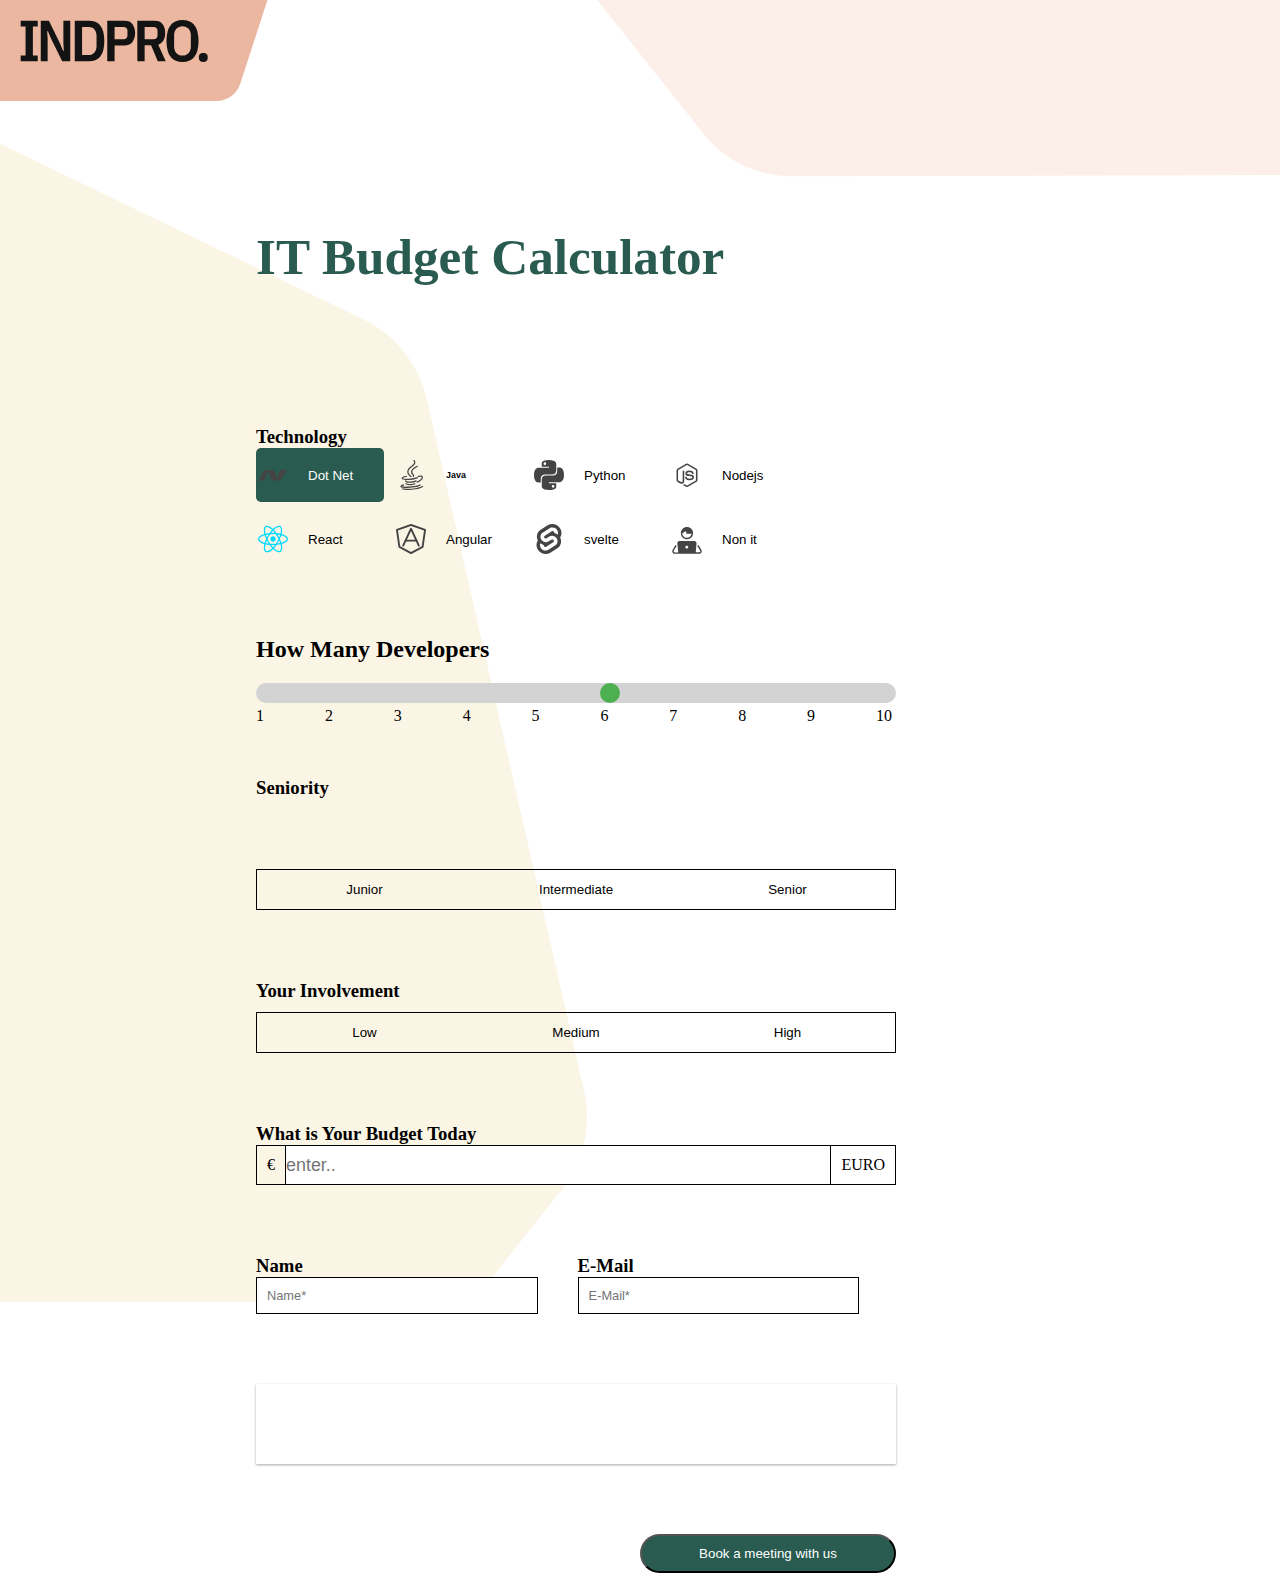
<file: index.html>
<!DOCTYPE html>
<html lang="en">

<head>
    <meta charset="UTF-8">
    <meta name="viewport" content="width=device-width, initial-scale=1.0">
    <title>Document</title>
    <link rel="stylesheet" href="style.css">
    <link rel="stylesheet" href="https://cdnjs.cloudflare.com/ajax/libs/font-awesome/6.5.2/css/all.min.css"
        integrity="sha512-SnH5WK+bZxgPHs44uWIX+LLJAJ9/2PkPKZ5QiAj6Ta86w+fsb2TkcmfRyVX3pBnMFcV7oQPJkl9QevSCWr3W6A=="
        crossorigin="anonymous" referrerpolicy="no-referrer" />
</head>

<body>
    <main>
        <div class="background">
            <div class="b1">
                <img src="assets/Block.svg" alt="" class="back">
                <img src="assets/IndproLogo.svg" alt="" class="logo">
            </div>
   
                <img src="assets/Block2.svg" alt="" class="b2">
       
           
            <img src="assets/Background.svg" alt="" class="lftback">
        </div>
        
        
    </main>
    <div class="s1">
        <h1>IT Budget Calculator</h1>
        <div class="technocontent">
            <h3>Technology</h3>
            <div class="technnbtn">
                <button><img src="assets/DotNet.svg" alt=""> Dot
                    Net</button>
                <button><img src="assets/Java.svg" alt="">
                    <h6>Java</h6>
                </button>
                <button><img src="assets/Python.svg" alt=""> Python</button>
                <button><img src="assets/NodeJS.svg" alt=""> Nodejs</button>
                <button><img src="assets/react.svg" alt=""> React</button>
                <button><img src="assets/Angular.svg" alt=""> Angular</button>
                <button><img src="assets/Svelte.svg" alt="">svelte</button>
                <button><img src="assets/NonIT.svg"
                        alt=""></i> Non it</button>

            </div>
        </div>
        <div class="developer">
            <h2>How Many Developers</h2>

            <div class="rangebox">
                <input type="range" id="points" name="points" min="1" max="10">
                <ul>
                    <li>1</li>
                    <li>2</li>
                    <li>3</li>
                    <li>4</li>
                    <li>5</li>
                    <li>6</li>
                    <li>7</li>
                    <li>8</li>
                    <li>9</li>
                    <li>10</li>
                </ul>
            </div>

        </div>
        <h3>Seniority</h3>
        <div class="Seniority">
           
            <div class="Senioritybox">
                <button value="Junior">Junior</button>
                <button value="Intermediate">Intermediate</button>
                <button value="Senior">Senior</button>
            </div>
           
        </div>
        <div class="Involvement">
            <h3>Your Involvement</h3>

            <div class="Involvementbox">
                <button>Low</button>
                <button>Medium</button>
                <button>High</button>
            </div>

        </div>
        <div class="Budget">
            <h3>What is Your Budget Today</h3>
            <div class="BudgetBox">
                <div class="blogo">
                    € 
                </div>
                <input type="text" placeholder="enter.." class="inputarea">
                <div class="belogo">
                    EURO
                </div>
            </div>
        </div>
        <form id="contactme" class="form1">
            <div class="inp">
                <h3>Name</h3>
                <input type="text" id="nameInput" placeholder="Name*" required>
            </div>
            <div class="inp">
                <h3>E-Mail</h3>
                <input type="email" id="emailInput" placeholder="E-Mail*" required>
            </div>
        </form>
        
        <div class="updatebox">
            <div class="lft">
                <h4></h4>
                <h3></h3>

            </div>
            <div class="rght">
                <h4></h4>
                <h3></h3>

            </div>
        </div>
        <button id="book" onclick="openCalendar()">Book a meeting with us</button>
    </div>


    <script src="script.js"></script>
</body>

</html>
</file>
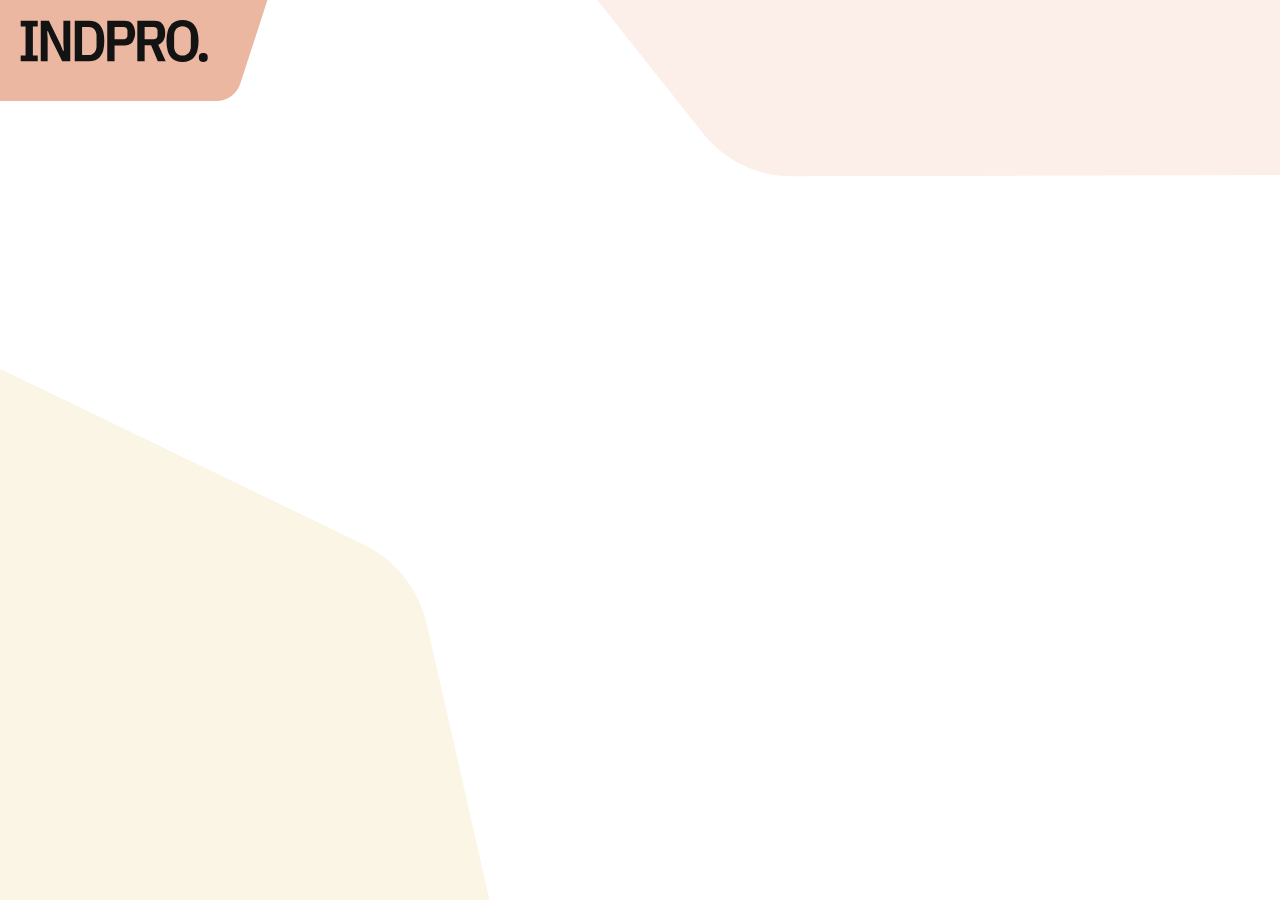
<file: calendar.html>
<!DOCTYPE html>
<html lang="en">

<head>
    <meta charset="UTF-8">
    <meta name="viewport" content="width=device-width, initial-scale=1.0">
    <title>Calendar</title>
    <link rel="stylesheet" href="calstyle.css">
</head>

<body>
    <main>
        <div class="background">
            <div class="b1">
                <img src="assets/Block.svg" alt="" class="back">
                <img src="assets/IndproLogo.svg" alt="" class="logo">
            </div>

            <img src="assets/Block2.svg" alt="" class="b2">


            <img src="assets/Background.svg" alt="" class="lftback">
        </div>
        <div class="s1">

        <div class="calendly-inline-widget" data-url="https://calendly.com/salaudeensalu/30min"
            style="min-width:320px;height:700px;"></div>
        </div>


    </main>
    <script type="text/javascript" src="https://assets.calendly.com/assets/external/widget.js" async></script>
</body>

</html>
</file>
<file: style.css>
* {
  padding: 0;
  margin: 0;
  box-sizing: border-box;
}
main {
  background-color: #ffffff;
  width: 100%;
  height: 100%;
  position: relative;
}
.background {
  z-index: -1;
  position: absolute;
  width: 100%;
  height: 100%;
}
.back {
  top: 0;
  left: 0;
  position: absolute;
  overflow: hidden;
}
.logo {
  top: 0;
  left: 0;
  padding: 20px;

  position: relative;
}
.b2 {
  position: absolute;
  right: 0;
  top: 0;
}
.lftback {
  position: absolute;
  top: 50%;
  left: 0;
}

.s1 {
  width: 100%;
  height: 100%;
  top: 50%;
  left: 20%;
  position: absolute;
  display: flex;
  gap: 70px;
  flex-direction: column;
  justify-content: center;
}
.s1 h1 {
  color: #2a5b50;
  font-size: 4vw;
}
.technocontent {
  margin-top: 70px;

  width: 50vw;
}
.technnbtn {
  display: flex;
  align-items: center;
  flex-wrap: wrap;
  gap: 10px;
}
.technnbtn button {
  display: flex;
  flex-wrap: wrap;
  gap: 20px;
  align-items: center;
  border-radius: 5px;
  height: 6vh;
  width: 10vw;
  padding: 2px;
  border: none;
  outline: none;
  background-color: transparent;
}
.technnbtn button:nth-child(1) {
  background-color: #2a5b50;
  color: #fff;
}
.technnbtn button.clicked {
  background-color: #2a5b50;
  color: #fff;
}
.technnbtn button:hover {
  background-color: #e2e8e7;
}
.technnbtn button img {
  height: 30px;
  width: 30px;
}
.technnbtn button i {
  font-size: 2.3vw;
}

/* range */
.rangebox {
  position: relative;
  width: 50vw;
}

#points {
  -webkit-appearance: none;
  appearance: none;
  width: 100%;
  height: 20px;
  background: #d3d3d3;
  border-radius: 10px;
  outline: none;
  margin-top: 20px;
  cursor: pointer;
}

#points::-webkit-slider-thumb {
  -webkit-appearance: none;
  appearance: none;
  width: 20px;
  height: 20px;
  background: #4caf50;
  border-radius: 50%;
  cursor: pointer;
}

.rangebox ul {
  list-style-type: none;
  padding: 0;
  margin: 0;
  display: flex;
  justify-content: space-between;
  position: absolute;
  width: 100%;
}

.rangebox ul li {
  position: relative;
  width: 20px;
  text-align: center;
  display: flex;
}

.Seniority {
  display: flex;
  flex-direction: column;
  gap: 10px;
}
.Senioritybox {
  width: 50vw;
  display: flex;

  padding: 2px;
  align-items: center;
  gap: 0.5px;
  justify-content: space-evenly;
  border: 1px solid black;
}
.Senioritybox button {
  width: 100%;
  padding: 10px;
  background-color: transparent;
  border-radius: 5px;
  border: none;
  outline: none;
}

.Senioritybox button:hover {
  opacity: 0.6;
}
/* involemnt */
.Senioritybox button.active {
  background-color: #2a5b50;
  color: white;
}

.Involvement {
  display: flex;
  flex-direction: column;
  gap: 10px;
}
.Involvementbox {
  width: 50vw;
  display: flex;

  padding: 2px;
  align-items: center;
  gap: 0.5px;
  justify-content: space-evenly;
  border: 1px solid black;
}
.Involvementbox button {
  width: 100%;
  padding: 10px;
  background-color: transparent;
  border-radius: 5px;
  border: none;
  outline: none;
}
.Involvementbox button:hover {
  opacity: 0.6;
}
.Involvementbox button.active {
  background-color: #2a5b50;
  color: white;
}

/*Budget  */

.Budget {
  width: 100%;
}
.BudgetBox {
  width: 50vw;
  display: flex;
  justify-content: space-between;
  border: 1px solid black;
}
.blogo {
  border-right: 1px solid black;
  padding: 10px;
}

.inputarea {
  width: 92%;
  outline: none;
  border: none;
  font-size: 1.4vw;
}
.belogo {
  border-left: 1px solid black;
  padding: 10px;
}
#contactme {
  width: 100%;
}
#contactme {
  width: 50vw;

  display: flex;
  gap: 40px;
}
#contactme input {
  border: 1px solid black;
  padding: 10px;
  font-size: 1vw;
  width: 22vw;
}

/* update */

.updatebox {
  width: 50vw;
  display: flex;
  padding: 40px;
  box-shadow: rgba(0, 0, 0, 0.12) 0px 1px 3px, rgba(0, 0, 0, 0.24) 0px 1px 2px;
  background-color: #ffffff;
}
.lft {
  width: 50%;
}
.rght {
  width: 50%;
}
#book {
  width: 20vw;
  padding: 10px 30px;
  margin-left: 30%;
  border-radius: 40px;
  background-color: #2a5b50;
  color: white;

  
}

@media only screen and (max-width: 480px) {
  .background {
    z-index: -1;
    position: absolute;
    width: 100%;

    height: 100%;
  }
  .back {
    top: 0;
    height: 10vh;
    width: 10vw;
    left: 0;
    position: absolute;
    overflow: hidden;
  }
  .back {
    top: 0;
    height: 18vh;
    width: 31vw;
    left: 0;
    position: absolute;
    overflow: hidden;
  }
  .b2 {
    position: absolute;
    right: 0;
    top: 0;
    width: 80vw;
    height: 24vh;
  }
  .logo {
    top: 0;
    left: 0;
    width: 25vw;
    height: 13vh;
    padding: 20px;
    position: relative;
  }
  .s1 {
    display: flex;
    top: 48%;
    gap: 70px;
    left: 0;
    margin-top: 130px;
    width: 100%;
    flex-direction: column;
    justify-content: center;
  }
  .s1 h1 {
    margin-top: 30px;
    color: #2a5b50;
    font-size: 7vw;
  }
  .lftback {
    position: absolute;
    top: 50%;
    display: none;
    left: 0;
  }
  .technocontent {
    margin-top: 70px;
    width: 100%;
  }
  .technnbtn {
    margin-top: 20px;
    display: flex;
    flex-direction: column;
    align-items: center;
    flex-wrap: wrap;
    gap: 10px;
  }
  .technnbtn button {
    display: flex;
    flex-wrap: wrap;
    gap: 20px;
    align-items: center;
    border-radius: 5px;
    height: 6vh;
    width: 100%;
    padding: 2px;
    border: none;
    outline: none;
    background-color: transparent;
  }
  .rangebox {
    position: relative;
    width: 90vw;
  }
  .Senioritybox {
    width: 90vw;
    display: flex;
    padding: 2px;
    align-items: center;
    gap: 0.5px;
    justify-content: space-evenly;
    border: 1px solid black;
  }
  .Involvementbox {
    width: 90vw;
    display: flex;
    padding: 2px;
    align-items: center;
    gap: 0.5px;
    justify-content: space-evenly;
    border: 1px solid black;
  }
  .BudgetBox {
    width: 90vw;
    display: flex;
    justify-content: space-between;
    border: 1px solid black;
  }
  .contactme input {
    border: 1px solid black;
    padding: 10px;
    font-size: 3vw;
    width: 41vw;
  }
  .updatebox {
    width: 100%;
    display: flex;
    flex-direction: column;

    box-shadow: rgba(0, 0, 0, 0.12) 0px 1px 3px, rgba(0, 0, 0, 0.24) 0px 1px 2px;
    background-color: #ffffff;
  }
  #book {
    width: 60vw;
    padding: 10px 30px;
    margin-left: 40%;
    border-radius: 40px;
    background-color: #2a5b50;
    color: white;
  
    
  }
  .inputarea {
    width: 92%;
    outline: none;
    border: none;
    font-size: 6vw;
}
}
@media only screen and (min-width: 480px) and(max-width:990px) {
  .background {
    display: none;
    width: 100%;
    height: 100%;
  }
}
</file>
<file: calstyle.css>
* {
  padding: 0;
  margin: 0;
  box-sizing: border-box;
}
main {

  width: 100%;
  height: 100%;
  position: relative;
}
.background {
  z-index: -1;
  position: absolute;

  width: 100%;
  height: 100vh;
  overflow: hidden;
}
.back {
  top: 0;
  left: 0;

  position: absolute;
 
}
.logo {
  top: 0;
  left: 0;

  padding: 20px;

  position: relative;
}
.b2 {
  position: absolute;
  right: 0;
  top: 0;
}
.lftback {
  position: absolute;
  top: 25%;
  left: 0;
}
.s1 {
    width: 100%;
    height: 100%;

   left: 1%;
    position: absolute;
 
  }
  @media only screen and (min-width: 0) and(max-width:990px) {
    .background {
      display: none;
      width: 100%;
      height: 100%;
    }
  }
</file>
